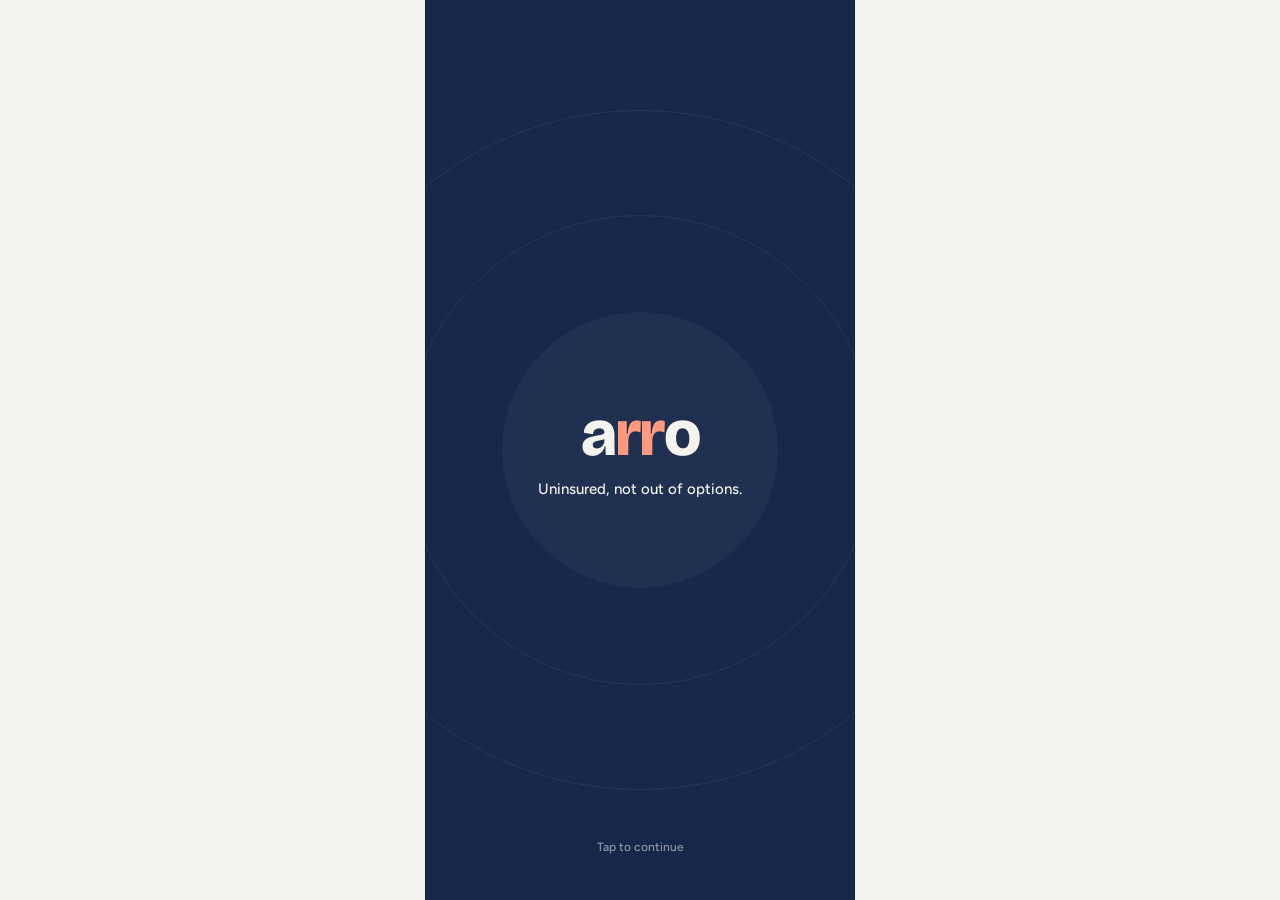
<file: index.html>
<!doctype html>
<html lang="en">
<head>
  <meta charset="utf-8">
  <meta name="viewport" content="width=device-width, initial-scale=1, viewport-fit=cover">
  <meta name="theme-color" content="#16284A">
  <title>Arro</title>
  <link rel="preconnect" href="https://fonts.googleapis.com">
  <link rel="preconnect" href="https://fonts.gstatic.com" crossorigin>
  <link href="https://fonts.googleapis.com/css2?family=Bricolage+Grotesque:opsz,wght@12..96,600;12..96,800&family=Figtree:wght@400;500;600&display=swap" rel="stylesheet">
  <link rel="stylesheet" href="styles.css">
</head>
<body>
  <main id="app" class="app">

    <!-- 1 · Splash -->
    <section class="screen splash" data-screen="splash" aria-label="Arro">
      <button class="splash-tap" data-go="welcome" aria-label="Tap to continue">
        <span class="splash-rings" aria-hidden="true"><i></i><i></i><i></i></span>
        <span class="splash-center">
          <span class="wordmark">a<span class="rr">rr</span>o</span>
          <span class="splash-tagline">Uninsured, not out of options.</span>
        </span>
        <span class="splash-hint">Tap to continue</span>
      </button>
    </section>

    <!-- 2 · Welcome -->
    <section class="screen welcome" data-screen="welcome" aria-label="Welcome">
      <div class="welcome-map" aria-hidden="true">
        <svg class="map-svg" viewBox="0 0 390 515" preserveAspectRatio="xMidYMid slice">
          <g fill="none" stroke="#E7E2D8" stroke-width="14">
            <path d="M110 -10 V530"/>
            <path d="M285 -10 C282 120, 290 220, 296 530"/>
            <path d="M-10 168 H400"/>
            <path d="M-10 325 C120 318, 260 315, 400 300"/>
          </g>
          <path class="route" d="M80 368 C110 340, 120 300, 150 270 S 240 240, 274 196" fill="none" stroke="#FF9A7F" stroke-width="5.5" stroke-linecap="round" stroke-dasharray="0 10"/>
          <circle cx="70" cy="378" r="12" fill="#FFFFFF" stroke="#16284A" stroke-width="4"/>
        </svg>
        <div class="float-card welcome-card">
          <span class="chip">Best match</span>
          <span class="welcome-card-type">Community health center</span>
          <span class="welcome-card-price">$0–30</span>
        </div>
        <div class="float-pill welcome-distance">
          <svg class="icon" viewBox="0 0 24 24"><path d="M12 21s-7-6.2-7-11.5A7 7 0 0 1 19 9.5C19 14.8 12 21 12 21Z"/><circle cx="12" cy="9.5" r="2.5"/></svg>
          4.2 mi away
        </div>
      </div>
      <button class="pill-light skip-pill" data-go="need">Skip</button>
      <div class="welcome-panel">
        <h1 class="welcome-title">Uninsured, not out of options.</h1>
        <p class="welcome-copy">Find affordable care near you and see what you'll likely pay before you walk in.</p>
        <div class="page-dots" aria-hidden="true"><i class="on"></i><i></i><i></i></div>
        <button class="btn btn-paper" data-go="need">
          Get started
          <svg class="icon" viewBox="0 0 24 24"><path d="M5 12h14M13 6l6 6-6 6"/></svg>
        </button>
      </div>
    </section>

    <!-- 3 · What do you need? -->
    <section class="screen onboard" data-screen="need" aria-label="What do you need help with?">
      <header class="onboard-top">
        <button class="back-btn" data-go="welcome" aria-label="Back">
          <svg class="icon" viewBox="0 0 24 24"><path d="M15 6l-6 6 6 6"/></svg>
        </button>
        <div class="progress" aria-hidden="true"><i class="on"></i><i></i></div>
        <span class="step">1 of 2</span>
      </header>
      <h1 class="title">What do you need help with?</h1>
      <p class="lede">Pick one or search. We'll match you with the most affordable places nearby.</p>

      <label class="search">
        <svg class="icon" viewBox="0 0 24 24"><circle cx="11" cy="11" r="6.5"/><path d="M20 20l-4.2-4.2"/></svg>
        <input id="need-search" type="search" placeholder="Search, e.g. X-ray, birth control" autocomplete="off">
      </label>

      <div class="options" role="radiogroup" aria-label="Type of care" id="need-options">
        <button class="option" role="radio" data-need="Teeth cleaning" data-keywords="dental dentist exam xray x-ray cleaning teeth">
          <span class="option-icon"><svg class="icon" viewBox="0 0 24 24"><path d="M7.5 4c-2.3 0-3.8 1.9-3.5 4.5.3 2.3 1.3 3.7 1.8 6 .5 2.5.9 5.5 2.2 5.5 1.6 0 1.5-5 4-5s2.4 5 4 5c1.3 0 1.7-3 2.2-5.5.5-2.3 1.5-3.7 1.8-6C20.3 5.9 18.8 4 16.5 4 14.6 4 13.7 5 12 5S9.4 4 7.5 4Z"/></svg></span>
          <span class="option-text"><span class="option-title">Teeth cleaning</span><span class="option-sub">Exam, cleaning, X-rays</span></span>
          <span class="radio" aria-hidden="true"><svg viewBox="0 0 24 24"><path d="M7 12.5l3.2 3.2L17 9"/></svg></span>
        </button>
        <button class="option" role="radio" data-need="Tooth pain" data-keywords="dental dentist toothache chipped broken tooth pain">
          <span class="option-icon"><svg class="icon" viewBox="0 0 24 24"><path d="M12 3v4M12 17v4M3 12h4M17 12h4M5.6 5.6l2.8 2.8M15.6 15.6l2.8 2.8M5.6 18.4l2.8-2.8M15.6 8.4l2.8-2.8"/></svg></span>
          <span class="option-text"><span class="option-title">Tooth pain</span><span class="option-sub">Toothache, chipped or broken tooth</span></span>
          <span class="radio" aria-hidden="true"><svg viewBox="0 0 24 24"><path d="M7 12.5l3.2 3.2L17 9"/></svg></span>
        </button>
        <button class="option" role="radio" data-need="Sick visit" data-keywords="cold flu fever sore throat cough sick doctor">
          <span class="option-icon"><svg class="icon" viewBox="0 0 24 24"><path d="M10 13.5V5a2 2 0 1 1 4 0v8.5a4 4 0 1 1-4 0Z"/><path d="M12 17v-4"/></svg></span>
          <span class="option-text"><span class="option-title">Sick visit</span><span class="option-sub">Cold, flu, fever, sore throat</span></span>
          <span class="radio" aria-hidden="true"><svg viewBox="0 0 24 24"><path d="M7 12.5l3.2 3.2L17 9"/></svg></span>
        </button>
        <button class="option" role="radio" data-need="Cut or injury" data-keywords="stitches sprain burn cut injury wound">
          <span class="option-icon"><svg class="icon" viewBox="0 0 24 24"><rect x="2.8" y="8.5" width="18.4" height="7" rx="3.5" transform="rotate(-45 12 12)"/><path d="M10.5 10.5l3 3"/></svg></span>
          <span class="option-text"><span class="option-title">Cut or injury</span><span class="option-sub">Stitches, sprains, burns</span></span>
          <span class="radio" aria-hidden="true"><svg viewBox="0 0 24 24"><path d="M7 12.5l3.2 3.2L17 9"/></svg></span>
        </button>
        <button class="option" role="radio" data-need="Lab test" data-keywords="bloodwork blood sti std strep test lab">
          <span class="option-icon"><svg class="icon" viewBox="0 0 24 24"><path d="M9.5 3.5h5M10 3.5v6L5 18.5A1.5 1.5 0 0 0 6.3 20.5h11.4a1.5 1.5 0 0 0 1.3-2L14 9.5v-6"/></svg></span>
          <span class="option-text"><span class="option-title">Lab test</span><span class="option-sub">Bloodwork, STI or strep test</span></span>
          <span class="radio" aria-hidden="true"><svg viewBox="0 0 24 24"><path d="M7 12.5l3.2 3.2L17 9"/></svg></span>
        </button>
        <button class="option" role="radio" data-need="Prescription" data-keywords="refill medication medicine prescription birth control pill">
          <span class="option-icon"><svg class="icon" viewBox="0 0 24 24"><rect x="2.5" y="8.5" width="19" height="7" rx="3.5" transform="rotate(-45 12 12)"/><path d="M9.5 9.5l5 5"/></svg></span>
          <span class="option-text"><span class="option-title">Prescription</span><span class="option-sub">Refill or new medication</span></span>
          <span class="radio" aria-hidden="true"><svg viewBox="0 0 24 24"><path d="M7 12.5l3.2 3.2L17 9"/></svg></span>
        </button>
        <p class="no-results" hidden>No match for that yet. Try a simpler word, like "dental" or "test".</p>
      </div>

      <div class="actions">
        <button class="btn btn-navy" id="need-continue" data-go="estimate">Continue</button>
        <button class="btn btn-soft" data-go="estimate" data-skip-need>Skip for now</button>
      </div>
      <a class="emergency" href="tel:911">
        <svg class="icon" viewBox="0 0 24 24"><circle cx="12" cy="12" r="9"/><path d="M12 7.5v5.5M12 16.3v.2"/></svg>
        <span><strong>Emergency?</strong> Call 911</span>
      </a>
    </section>

    <!-- 4 · Estimate your cost -->
    <section class="screen onboard" data-screen="estimate" aria-label="Let's estimate your cost">
      <header class="onboard-top">
        <button class="back-btn" data-go="need" aria-label="Back">
          <svg class="icon" viewBox="0 0 24 24"><path d="M15 6l-6 6 6 6"/></svg>
        </button>
        <div class="progress" aria-hidden="true"><i class="on"></i><i class="on"></i></div>
        <span class="step">2 of 2</span>
      </header>
      <h1 class="title">Let's estimate your cost</h1>
      <p class="lede">Many clinics charge based on income. This lets us show your real price, not the sticker price.</p>

      <p class="field-label" id="household-label">People in your household</p>
      <div class="segmented" role="radiogroup" aria-labelledby="household-label" id="household">
        <span class="seg-thumb" aria-hidden="true"></span>
        <button role="radio" data-value="1">1</button>
        <button role="radio" data-value="2">2</button>
        <button role="radio" data-value="3">3</button>
        <button role="radio" data-value="4+">4+</button>
      </div>

      <p class="field-label" id="income-label">Yearly household income</p>
      <div class="list-card" role="radiogroup" aria-labelledby="income-label" id="income">
        <button role="radio" class="list-row" data-value="under-20">Under $20,000<svg class="check" viewBox="0 0 24 24"><path d="M5.5 12.5l4 4L18.5 7.5"/></svg></button>
        <button role="radio" class="list-row" data-value="20-35">$20,000 – $35,000<svg class="check" viewBox="0 0 24 24"><path d="M5.5 12.5l4 4L18.5 7.5"/></svg></button>
        <button role="radio" class="list-row" data-value="35-55">$35,000 – $55,000<svg class="check" viewBox="0 0 24 24"><path d="M5.5 12.5l4 4L18.5 7.5"/></svg></button>
        <button role="radio" class="list-row" data-value="over-55">Over $55,000<svg class="check" viewBox="0 0 24 24"><path d="M5.5 12.5l4 4L18.5 7.5"/></svg></button>
        <button role="radio" class="list-row" data-value="no-say">Prefer not to say<svg class="check" viewBox="0 0 24 24"><path d="M5.5 12.5l4 4L18.5 7.5"/></svg></button>
      </div>

      <label class="toggle-card">
        <span class="toggle-icon"><svg viewBox="0 0 24 24"><path d="M19.5 4.5 4.5 11l6.5 2.5 2.5 6.5Z"/></svg></span>
        <span class="toggle-text">Use my location</span>
        <input type="checkbox" id="use-location" class="switch" role="switch">
      </label>

      <p class="privacy">
        <svg class="icon" viewBox="0 0 24 24"><rect x="5" y="10.5" width="14" height="10" rx="2.5"/><path d="M8.5 10.5V7.5a3.5 3.5 0 0 1 7 0v3"/></svg>
        Stays on your phone. Never shared with clinics.
      </p>

      <div class="actions">
        <button class="btn btn-navy" data-go="discover">
          Show my matches
          <svg class="icon coral" viewBox="0 0 24 24"><path d="M6 7l5 5-5 5M13 7l5 5-5 5"/></svg>
        </button>
      </div>
    </section>

    <!-- 5 · Discover -->
    <section class="screen tabbed discover" data-screen="discover" aria-label="Discover">
      <header class="disc-top">
        <button class="disc-search" data-go="need" aria-label="Change what you need">
          <svg class="icon"><use href="#i-search"/></svg>
          <span class="disc-search-text"><span class="disc-need" id="disc-need">Teeth cleaning</span><span class="disc-count" id="disc-count">3 matches near you</span></span>
        </button>
        <button class="round-btn" id="view-toggle" aria-label="Show as list" aria-pressed="false">
          <svg class="icon icon-list"><use href="#i-list"/></svg>
          <svg class="icon icon-cards"><use href="#i-cards"/></svg>
        </button>
        <button class="round-btn" data-go="saved" aria-label="Saved places">
          <svg class="icon"><use href="#i-heart"/></svg>
          <span class="badge" id="saved-badge" hidden>0</span>
        </button>
      </header>
      <div class="filters" role="radiogroup" aria-label="Sort matches" id="filters">
        <button role="radio" data-sort="best">Best match</button>
        <button role="radio" data-sort="cost">Lowest cost</button>
        <button role="radio" data-sort="close">Closest</button>
        <button role="radio" data-sort="open">Open now</button>
      </div>

      <div class="deck-wrap" id="deck-wrap">
        <div class="deck" id="deck"></div>
        <div class="deck-actions">
          <button class="act act-skip" id="act-skip" aria-label="Skip"><svg class="icon"><use href="#i-x"/></svg></button>
          <button class="act act-save" id="act-save" aria-label="Save"><svg class="icon fill"><use href="#i-heart-fill"/></svg></button>
          <button class="act act-open" id="act-open" aria-label="View details"><svg class="icon coral"><use href="#i-chevrons"/></svg></button>
        </div>
        <p class="deck-hint">Swipe left to skip · right for details</p>
      </div>

      <div class="match-list" id="match-list" hidden></div>
    </section>

    <!-- 6 · Place details -->
    <section class="screen place" data-screen="place" aria-label="Place details">
      <div class="place-map" aria-hidden="true">
        <svg viewBox="0 0 390 300" preserveAspectRatio="xMidYMid slice">
          <rect width="390" height="300" fill="var(--map)"/>
          <g fill="none" stroke="var(--paper)" stroke-width="13">
            <path d="M112 -10 V310"/>
            <path d="M285 -10 C288 100, 296 200, 300 310"/>
            <path d="M-10 102 H400"/>
            <path d="M-10 238 C120 232, 260 226, 400 218"/>
          </g>
          <path d="M64 268 C120 220, 150 200, 200 175 S 250 140, 268 110" fill="none" stroke="var(--coral)" stroke-width="5.5" stroke-linecap="round" stroke-dasharray="0 10"/>
          <circle cx="62" cy="268" r="10" fill="var(--card)" stroke="var(--navy)" stroke-width="4"/>
          <circle cx="268" cy="108" r="24" fill="var(--navy)"/>
          <circle cx="268" cy="108" r="8" fill="var(--coral)"/>
        </svg>
      </div>
      <div class="place-top">
        <button class="round-btn" data-back aria-label="Back"><svg class="icon"><use href="#i-back"/></svg></button>
        <span class="place-top-right">
          <button class="round-btn" data-toast="Sharing comes later. This is a prototype." aria-label="Share"><svg class="icon"><use href="#i-share"/></svg></button>
          <button class="round-btn save-btn" id="place-save" aria-label="Save" aria-pressed="false"><svg class="icon fill"><use href="#i-heart-fill"/></svg></button>
        </span>
      </div>
      <div class="sheet" id="place-sheet"></div>
    </section>

    <!-- Saved -->
    <section class="screen tabbed page" data-screen="saved" aria-label="Saved">
      <h1 class="title">Saved</h1>
      <p class="lede">Places you saved, in ranked order. Side-by-side compare is coming later.</p>
      <div class="match-list" id="saved-list"></div>
    </section>

    <!-- Know your rights -->
    <section class="screen tabbed page" data-screen="rights" aria-label="Know your rights">
      <h1 class="title">Know your rights</h1>
      <p class="lede">If you don't have insurance, you have the right to know what care will cost before you get it.</p>
      <div class="rights-card">
        <span class="rights-icon"><svg class="icon"><use href="#i-shield"/></svg></span>
        <h2 class="h2">Get a Good Faith Estimate</h2>
        <p>Under the No Surprises Act, if you're uninsured or paying yourself, providers must give you a written estimate when you book at least 3 business days ahead. You can also ask for one any time you're shopping around.</p>
      </div>
      <div class="list-card rights-list">
        <div class="list-row"><svg class="check on"><use href="#i-check"/></svg><span>Ask for it in writing before your visit.</span></div>
        <div class="list-row"><svg class="check on"><use href="#i-check"/></svg><span>Keep it. Compare it to your final bill.</span></div>
        <div class="list-row"><svg class="check on"><use href="#i-check"/></svg><span>If your bill is $400 or more over the estimate, you can dispute it.</span></div>
      </div>
      <p class="fine">Prices in Arro are estimates, not quotes. A written Good Faith Estimate is the way to lock in your price.</p>
    </section>

    <!-- Profile -->
    <section class="screen tabbed page" data-screen="profile" aria-label="Profile">
      <h1 class="title">Profile</h1>
      <p class="lede">What you told us. It stays on this phone and is never shared with clinics.</p>
      <div class="list-card summary" id="summary"></div>
      <div class="actions">
        <button class="btn btn-navy" data-go="need">Edit my answers</button>
        <button class="btn btn-soft" id="clear-info">Clear my info</button>
      </div>
    </section>

    <!-- Floating tab bar -->
    <nav class="tabbar" id="tabbar" aria-label="Main" hidden>
      <button data-go="discover" data-tab="discover"><svg class="icon"><use href="#i-compass"/></svg><span>Discover</span></button>
      <button data-go="saved" data-tab="saved"><svg class="icon"><use href="#i-heart"/></svg><span>Saved</span></button>
      <button data-go="rights" data-tab="rights"><svg class="icon"><use href="#i-shield"/></svg><span>Know your rights</span></button>
      <button data-go="profile" data-tab="profile"><svg class="icon"><use href="#i-user"/></svg><span>Profile</span></button>
    </nav>

    <div class="toast" id="toast" role="status" aria-live="polite"></div>

    <!-- Line icons, 2px stroke -->
    <svg width="0" height="0" style="position:absolute" aria-hidden="true">
      <symbol id="i-search" viewBox="0 0 24 24"><circle cx="11" cy="11" r="6.5"/><path d="M20 20l-4.2-4.2"/></symbol>
      <symbol id="i-list" viewBox="0 0 24 24"><path d="M9 6.5h11M9 12h11M9 17.5h11"/><circle cx="4.5" cy="6.5" r=".6"/><circle cx="4.5" cy="12" r=".6"/><circle cx="4.5" cy="17.5" r=".6"/></symbol>
      <symbol id="i-cards" viewBox="0 0 24 24"><rect x="5" y="4" width="14" height="16" rx="3"/></symbol>
      <symbol id="i-heart" viewBox="0 0 24 24"><path d="M12 20s-7.5-4.6-7.5-10.2A4.3 4.3 0 0 1 12 7.2a4.3 4.3 0 0 1 7.5 2.6C19.5 15.4 12 20 12 20Z"/></symbol>
      <symbol id="i-heart-fill" viewBox="0 0 24 24"><path d="M12 19.5s-7-4.3-7-9.6A4 4 0 0 1 12 7.6a4 4 0 0 1 7 2.3c0 5.3-7 9.6-7 9.6Z"/></symbol>
      <symbol id="i-x" viewBox="0 0 24 24"><path d="M6.5 6.5l11 11M17.5 6.5l-11 11"/></symbol>
      <symbol id="i-chevrons" viewBox="0 0 24 24"><path d="M6 7l5 5-5 5M13 7l5 5-5 5"/></symbol>
      <symbol id="i-compass" viewBox="0 0 24 24"><circle cx="12" cy="12" r="9"/><path d="M15.5 8.5l-2 5-5 2 2-5Z"/></symbol>
      <symbol id="i-shield" viewBox="0 0 24 24"><path d="M12 3.5l7 2.6v5.4c0 4.4-3 7.7-7 9-4-1.3-7-4.6-7-9V6.1Z"/></symbol>
      <symbol id="i-user" viewBox="0 0 24 24"><circle cx="12" cy="8.5" r="3.8"/><path d="M4.8 20c.8-3.6 3.7-5.5 7.2-5.5s6.4 1.9 7.2 5.5"/></symbol>
      <symbol id="i-back" viewBox="0 0 24 24"><path d="M15 6l-6 6 6 6"/></symbol>
      <symbol id="i-share" viewBox="0 0 24 24"><path d="M12 15V3.5M8 7.5l4-4 4 4M5.5 12v6.5a2 2 0 0 0 2 2h9a2 2 0 0 0 2-2V12"/></symbol>
      <symbol id="i-phone" viewBox="0 0 24 24"><path d="M5 4h3.5l1.8 4.5-2.3 1.4a11 11 0 0 0 6.1 6.1l1.4-2.3L20 15.5V19a1.5 1.5 0 0 1-1.6 1.5C10.6 20 4 13.4 3.5 5.6A1.5 1.5 0 0 1 5 4Z"/></symbol>
      <symbol id="i-nav" viewBox="0 0 24 24"><path d="M20 4 4 10.5l7 2.5 2.5 7Z"/></symbol>
      <symbol id="i-globe" viewBox="0 0 24 24"><circle cx="12" cy="12" r="8.5"/><path d="M3.5 12h17M12 3.5c2.4 2.4 3.5 5.3 3.5 8.5s-1.1 6.1-3.5 8.5c-2.4-2.4-3.5-5.3-3.5-8.5s1.1-6.1 3.5-8.5Z"/></symbol>
      <symbol id="i-cal" viewBox="0 0 24 24"><rect x="4" y="5.5" width="16" height="14.5" rx="2.5"/><path d="M4 10h16M8.5 3.5v4M15.5 3.5v4"/></symbol>
      <symbol id="i-check" viewBox="0 0 24 24"><path d="M5.5 12.5l4 4L18.5 7.5"/></symbol>
      <symbol id="i-chev" viewBox="0 0 24 24"><path d="M9.5 6l6 6-6 6"/></symbol>
      <symbol id="i-redo" viewBox="0 0 24 24"><path d="M4.5 12a7.5 7.5 0 1 0 2.2-5.3L4.5 9"/><path d="M4.5 4.5V9H9"/></symbol>
    </svg>

  </main>
  <script src="app.js"></script>
</body>
</html>
</file>
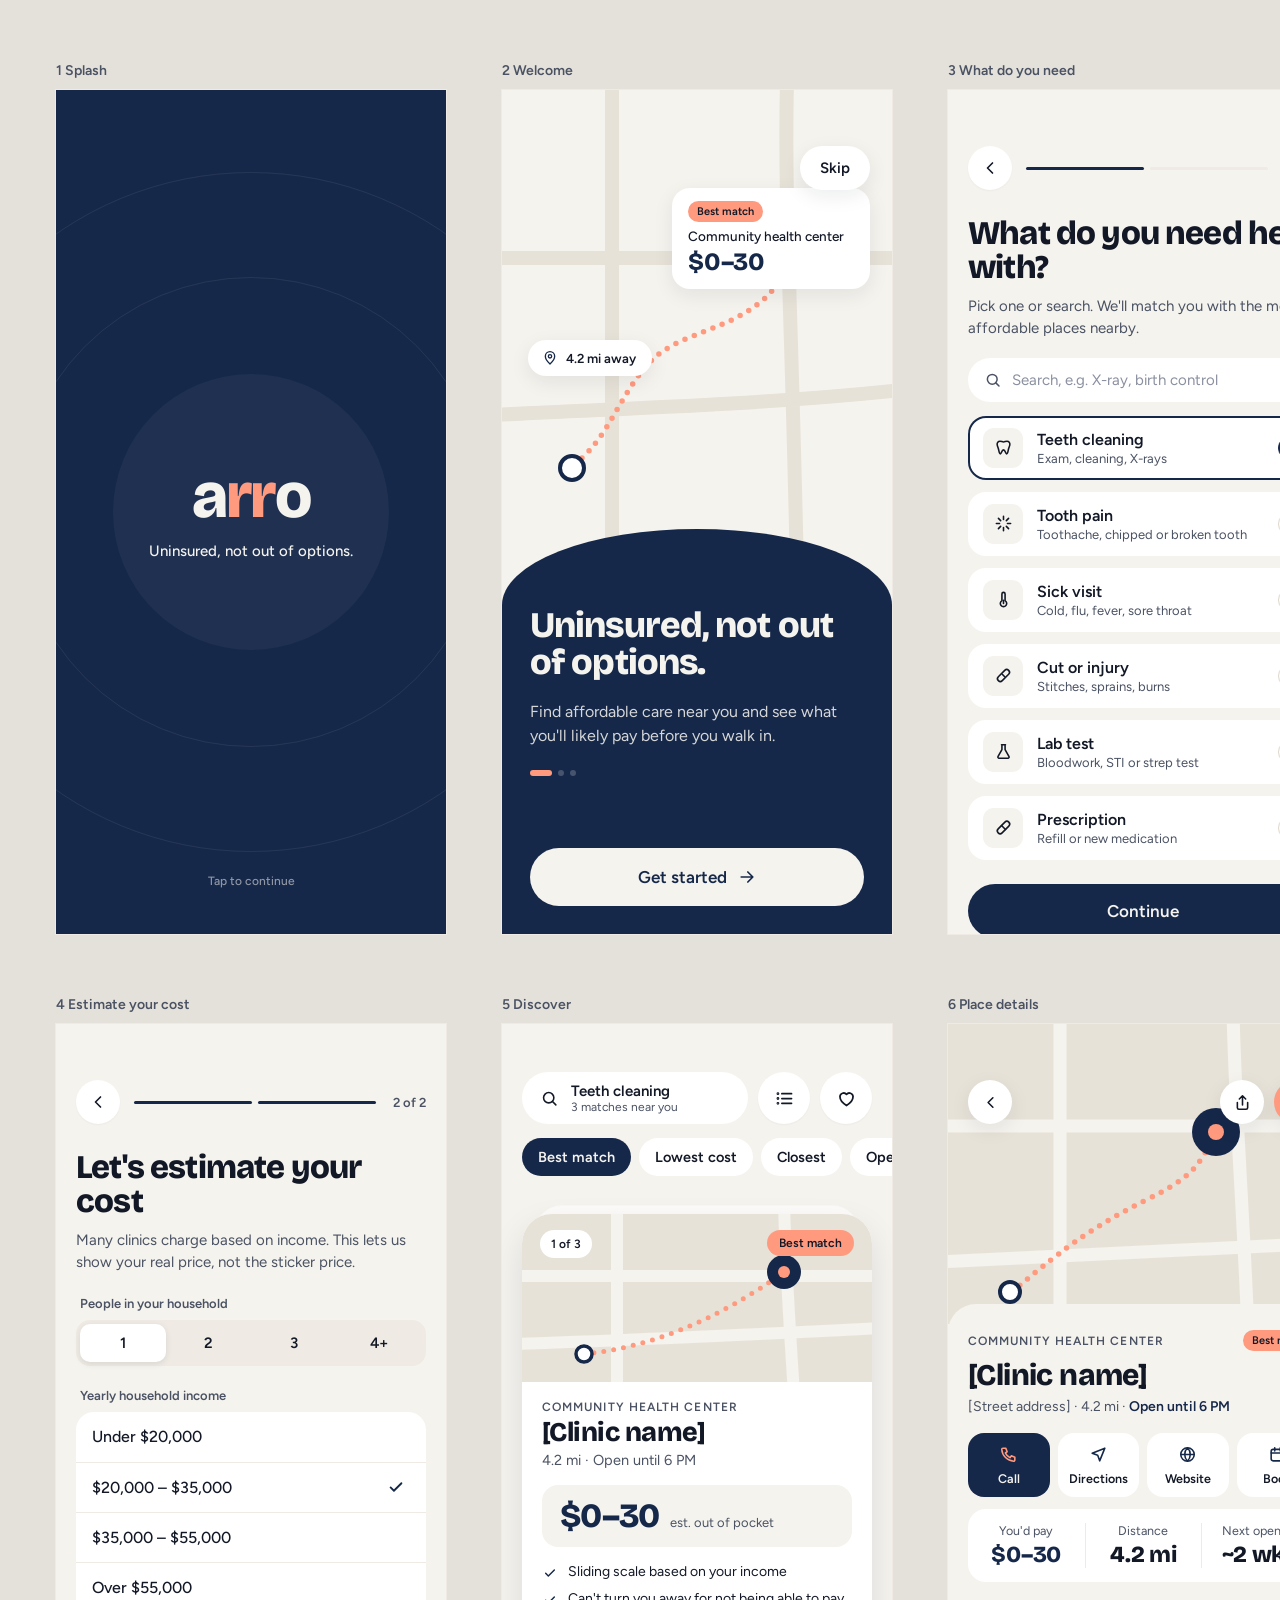
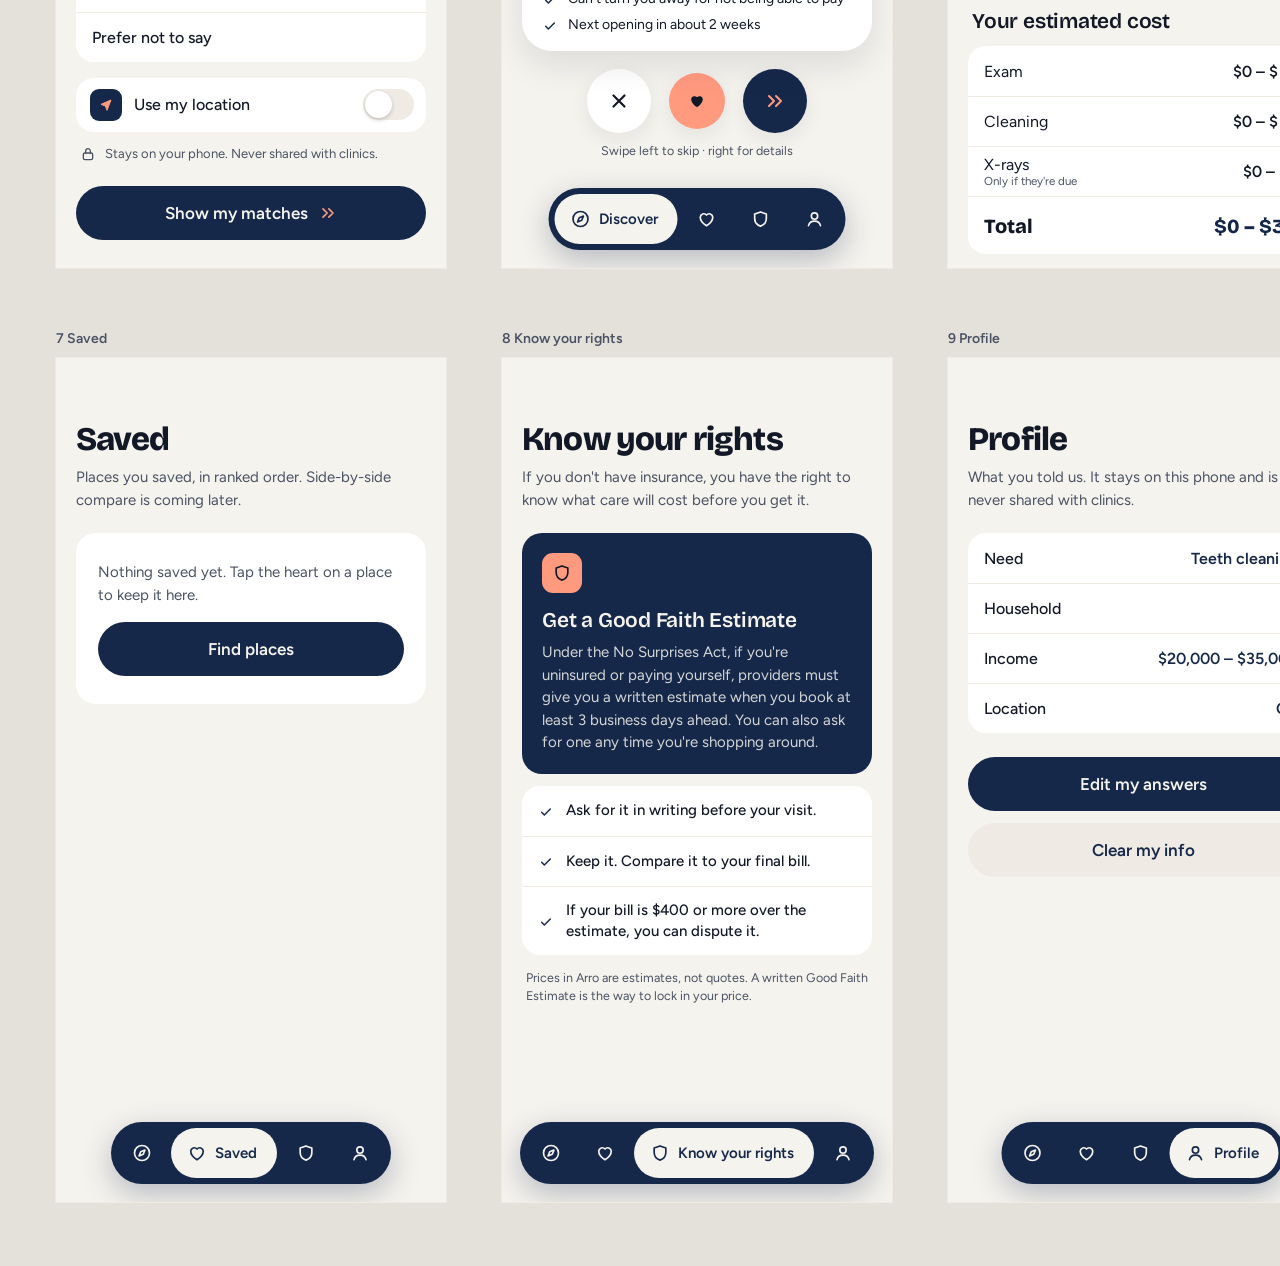
<file: figma.html>
<!doctype html>
<html lang="en">
<head>
  <meta charset="utf-8">
  <meta name="viewport" content="width=device-width, initial-scale=1, viewport-fit=cover">
  <meta name="theme-color" content="#16284A">
  <title>Arro · all screens for Figma</title>
  <link rel="preconnect" href="https://fonts.googleapis.com">
  <link rel="preconnect" href="https://fonts.gstatic.com" crossorigin>
  <link href="https://fonts.googleapis.com/css2?family=Bricolage+Grotesque:opsz,wght@12..96,600;12..96,800&family=Figtree:wght@400;500;600&display=swap" rel="stylesheet">
  <link rel="stylesheet" href="styles.css">
  <style>
    /* Lay every screen out as a fixed-size phone frame, side by side. */
    body { background: #E4E1DA; margin: 0; }
    /* Three across fits the plugin's 1440px desktop width. */
    .board { display: grid; grid-template-columns: repeat(3, 390px); gap: 64px 56px; padding: 64px 56px; width: max-content; }
    .frame { margin: 0; }
    .frame figcaption { font: 600 14px/1 Figtree, sans-serif; color: #4A5263; margin-bottom: 12px; }
    .frame .app { width: 390px; max-width: none; height: 844px; min-height: 0; margin: 0; overflow: hidden; transform: translateZ(0); }
    .frame .screen { min-height: 844px; animation: none; }
    .frame .discover { height: 844px; min-height: 0; }
    .frame .tabbar, .frame .place-top { position: absolute; }
    .frame * { animation: none !important; transition: none !important; }
  </style>
</head>
<body>
  <div class="board">
<figure class="frame"><figcaption>1 Splash</figcaption><main class="app" data-name="1 Splash"><section class="screen splash active" data-screen="splash" aria-label="Arro">
      <button class="splash-tap" data-go="welcome" aria-label="Tap to continue">
        <span class="splash-rings" aria-hidden="true"><i></i><i></i><i></i></span>
        <span class="splash-center">
          <span class="wordmark">a<span class="rr">rr</span>o</span>
          <span class="splash-tagline">Uninsured, not out of options.</span>
        </span>
        <span class="splash-hint">Tap to continue</span>
      </button>
    </section></main></figure>
<figure class="frame"><figcaption>2 Welcome</figcaption><main class="app" data-name="2 Welcome"><section class="screen welcome active" data-screen="welcome" aria-label="Welcome">
      <div class="welcome-map" aria-hidden="true">
        <svg class="map-svg" viewBox="0 0 390 515" preserveAspectRatio="xMidYMid slice">
          <g fill="none" stroke="#E7E2D8" stroke-width="14">
            <path d="M110 -10 V530"></path>
            <path d="M285 -10 C282 120, 290 220, 296 530"></path>
            <path d="M-10 168 H400"></path>
            <path d="M-10 325 C120 318, 260 315, 400 300"></path>
          </g>
          <path class="route" d="M80 368 C110 340, 120 300, 150 270 S 240 240, 274 196" fill="none" stroke="#FF9A7F" stroke-width="5.5" stroke-linecap="round" stroke-dasharray="0 10"></path>
          <circle cx="70" cy="378" r="12" fill="#FFFFFF" stroke="#16284A" stroke-width="4"></circle>
        </svg>
        <div class="float-card welcome-card">
          <span class="chip">Best match</span>
          <span class="welcome-card-type">Community health center</span>
          <span class="welcome-card-price">$0–30</span>
        </div>
        <div class="float-pill welcome-distance">
          <svg class="icon" viewBox="0 0 24 24"><path d="M12 21s-7-6.2-7-11.5A7 7 0 0 1 19 9.5C19 14.8 12 21 12 21Z"></path><circle cx="12" cy="9.5" r="2.5"></circle></svg>
          4.2 mi away
        </div>
      </div>
      <button class="pill-light skip-pill" data-go="need">Skip</button>
      <div class="welcome-panel">
        <h1 class="welcome-title">Uninsured, not out of options.</h1>
        <p class="welcome-copy">Find affordable care near you and see what you'll likely pay before you walk in.</p>
        <div class="page-dots" aria-hidden="true"><i class="on"></i><i></i><i></i></div>
        <button class="btn btn-paper" data-go="need">
          Get started
          <svg class="icon" viewBox="0 0 24 24"><path d="M5 12h14M13 6l6 6-6 6"></path></svg>
        </button>
      </div>
    </section></main></figure>
<figure class="frame"><figcaption>3 What do you need</figcaption><main class="app" data-name="3 What do you need"><section class="screen onboard active" data-screen="need" aria-label="What do you need help with?">
      <header class="onboard-top">
        <button class="back-btn" data-go="welcome" aria-label="Back">
          <svg class="icon" viewBox="0 0 24 24"><path d="M15 6l-6 6 6 6"></path></svg>
        </button>
        <div class="progress" aria-hidden="true"><i class="on"></i><i></i></div>
        <span class="step">1 of 2</span>
      </header>
      <h1 class="title">What do you need help with?</h1>
      <p class="lede">Pick one or search. We'll match you with the most affordable places nearby.</p>

      <label class="search">
        <svg class="icon" viewBox="0 0 24 24"><circle cx="11" cy="11" r="6.5"></circle><path d="M20 20l-4.2-4.2"></path></svg>
        <input id="need-search" type="search" placeholder="Search, e.g. X-ray, birth control" autocomplete="off">
      </label>

      <div class="options" role="radiogroup" aria-label="Type of care" id="need-options">
        <button class="option" role="radio" data-need="Teeth cleaning" data-keywords="dental dentist exam xray x-ray cleaning teeth" aria-checked="true">
          <span class="option-icon"><svg class="icon" viewBox="0 0 24 24"><path d="M7.5 4c-2.3 0-3.8 1.9-3.5 4.5.3 2.3 1.3 3.7 1.8 6 .5 2.5.9 5.5 2.2 5.5 1.6 0 1.5-5 4-5s2.4 5 4 5c1.3 0 1.7-3 2.2-5.5.5-2.3 1.5-3.7 1.8-6C20.3 5.9 18.8 4 16.5 4 14.6 4 13.7 5 12 5S9.4 4 7.5 4Z"></path></svg></span>
          <span class="option-text"><span class="option-title">Teeth cleaning</span><span class="option-sub">Exam, cleaning, X-rays</span></span>
          <span class="radio" aria-hidden="true"><svg viewBox="0 0 24 24"><path d="M7 12.5l3.2 3.2L17 9"></path></svg></span>
        </button>
        <button class="option" role="radio" data-need="Tooth pain" data-keywords="dental dentist toothache chipped broken tooth pain" aria-checked="false">
          <span class="option-icon"><svg class="icon" viewBox="0 0 24 24"><path d="M12 3v4M12 17v4M3 12h4M17 12h4M5.6 5.6l2.8 2.8M15.6 15.6l2.8 2.8M5.6 18.4l2.8-2.8M15.6 8.4l2.8-2.8"></path></svg></span>
          <span class="option-text"><span class="option-title">Tooth pain</span><span class="option-sub">Toothache, chipped or broken tooth</span></span>
          <span class="radio" aria-hidden="true"><svg viewBox="0 0 24 24"><path d="M7 12.5l3.2 3.2L17 9"></path></svg></span>
        </button>
        <button class="option" role="radio" data-need="Sick visit" data-keywords="cold flu fever sore throat cough sick doctor" aria-checked="false">
          <span class="option-icon"><svg class="icon" viewBox="0 0 24 24"><path d="M10 13.5V5a2 2 0 1 1 4 0v8.5a4 4 0 1 1-4 0Z"></path><path d="M12 17v-4"></path></svg></span>
          <span class="option-text"><span class="option-title">Sick visit</span><span class="option-sub">Cold, flu, fever, sore throat</span></span>
          <span class="radio" aria-hidden="true"><svg viewBox="0 0 24 24"><path d="M7 12.5l3.2 3.2L17 9"></path></svg></span>
        </button>
        <button class="option" role="radio" data-need="Cut or injury" data-keywords="stitches sprain burn cut injury wound" aria-checked="false">
          <span class="option-icon"><svg class="icon" viewBox="0 0 24 24"><rect x="2.8" y="8.5" width="18.4" height="7" rx="3.5" transform="rotate(-45 12 12)"></rect><path d="M10.5 10.5l3 3"></path></svg></span>
          <span class="option-text"><span class="option-title">Cut or injury</span><span class="option-sub">Stitches, sprains, burns</span></span>
          <span class="radio" aria-hidden="true"><svg viewBox="0 0 24 24"><path d="M7 12.5l3.2 3.2L17 9"></path></svg></span>
        </button>
        <button class="option" role="radio" data-need="Lab test" data-keywords="bloodwork blood sti std strep test lab" aria-checked="false">
          <span class="option-icon"><svg class="icon" viewBox="0 0 24 24"><path d="M9.5 3.5h5M10 3.5v6L5 18.5A1.5 1.5 0 0 0 6.3 20.5h11.4a1.5 1.5 0 0 0 1.3-2L14 9.5v-6"></path></svg></span>
          <span class="option-text"><span class="option-title">Lab test</span><span class="option-sub">Bloodwork, STI or strep test</span></span>
          <span class="radio" aria-hidden="true"><svg viewBox="0 0 24 24"><path d="M7 12.5l3.2 3.2L17 9"></path></svg></span>
        </button>
        <button class="option" role="radio" data-need="Prescription" data-keywords="refill medication medicine prescription birth control pill" aria-checked="false">
          <span class="option-icon"><svg class="icon" viewBox="0 0 24 24"><rect x="2.5" y="8.5" width="19" height="7" rx="3.5" transform="rotate(-45 12 12)"></rect><path d="M9.5 9.5l5 5"></path></svg></span>
          <span class="option-text"><span class="option-title">Prescription</span><span class="option-sub">Refill or new medication</span></span>
          <span class="radio" aria-hidden="true"><svg viewBox="0 0 24 24"><path d="M7 12.5l3.2 3.2L17 9"></path></svg></span>
        </button>
        
      </div>

      <div class="actions">
        <button class="btn btn-navy" id="need-continue" data-go="estimate">Continue</button>
        <button class="btn btn-soft" data-go="estimate" data-skip-need="">Skip for now</button>
      </div>
      <a class="emergency" href="tel:911">
        <svg class="icon" viewBox="0 0 24 24"><circle cx="12" cy="12" r="9"></circle><path d="M12 7.5v5.5M12 16.3v.2"></path></svg>
        <span><strong>Emergency?</strong> Call 911</span>
      </a>
    </section></main></figure>
<figure class="frame"><figcaption>4 Estimate your cost</figcaption><main class="app" data-name="4 Estimate your cost"><section class="screen onboard active" data-screen="estimate" aria-label="Let's estimate your cost">
      <header class="onboard-top">
        <button class="back-btn" data-go="need" aria-label="Back">
          <svg class="icon" viewBox="0 0 24 24"><path d="M15 6l-6 6 6 6"></path></svg>
        </button>
        <div class="progress" aria-hidden="true"><i class="on"></i><i class="on"></i></div>
        <span class="step">2 of 2</span>
      </header>
      <h1 class="title">Let's estimate your cost</h1>
      <p class="lede">Many clinics charge based on income. This lets us show your real price, not the sticker price.</p>

      <p class="field-label" id="household-label">People in your household</p>
      <div class="segmented" role="radiogroup" aria-labelledby="household-label" id="household">
        <span class="seg-thumb" aria-hidden="true" style="transform: translateX(0%);"></span>
        <button role="radio" data-value="1" aria-checked="true">1</button>
        <button role="radio" data-value="2" aria-checked="false">2</button>
        <button role="radio" data-value="3" aria-checked="false">3</button>
        <button role="radio" data-value="4+" aria-checked="false">4+</button>
      </div>

      <p class="field-label" id="income-label">Yearly household income</p>
      <div class="list-card" role="radiogroup" aria-labelledby="income-label" id="income">
        <button role="radio" class="list-row" data-value="under-20" aria-checked="false">Under $20,000<svg class="check" viewBox="0 0 24 24"><path d="M5.5 12.5l4 4L18.5 7.5"></path></svg></button>
        <button role="radio" class="list-row" data-value="20-35" aria-checked="true">$20,000 – $35,000<svg class="check" viewBox="0 0 24 24"><path d="M5.5 12.5l4 4L18.5 7.5"></path></svg></button>
        <button role="radio" class="list-row" data-value="35-55" aria-checked="false">$35,000 – $55,000<svg class="check" viewBox="0 0 24 24"><path d="M5.5 12.5l4 4L18.5 7.5"></path></svg></button>
        <button role="radio" class="list-row" data-value="over-55" aria-checked="false">Over $55,000<svg class="check" viewBox="0 0 24 24"><path d="M5.5 12.5l4 4L18.5 7.5"></path></svg></button>
        <button role="radio" class="list-row" data-value="no-say" aria-checked="false">Prefer not to say<svg class="check" viewBox="0 0 24 24"><path d="M5.5 12.5l4 4L18.5 7.5"></path></svg></button>
      </div>

      <label class="toggle-card">
        <span class="toggle-icon"><svg viewBox="0 0 24 24"><path d="M19.5 4.5 4.5 11l6.5 2.5 2.5 6.5Z"></path></svg></span>
        <span class="toggle-text">Use my location</span>
        <input type="checkbox" id="use-location" class="switch" role="switch">
      </label>

      <p class="privacy">
        <svg class="icon" viewBox="0 0 24 24"><rect x="5" y="10.5" width="14" height="10" rx="2.5"></rect><path d="M8.5 10.5V7.5a3.5 3.5 0 0 1 7 0v3"></path></svg>
        Stays on your phone. Never shared with clinics.
      </p>

      <div class="actions">
        <button class="btn btn-navy" data-go="discover">
          Show my matches
          <svg class="icon coral" viewBox="0 0 24 24"><path d="M6 7l5 5-5 5M13 7l5 5-5 5"></path></svg>
        </button>
      </div>
    </section></main></figure>
<figure class="frame"><figcaption>5 Discover</figcaption><main class="app" data-name="5 Discover"><section class="screen tabbed discover active" data-screen="discover" aria-label="Discover">
      <header class="disc-top">
        <button class="disc-search" data-go="need" aria-label="Change what you need">
          <svg class="icon" viewBox="0 0 24 24"><circle cx="11" cy="11" r="6.5"></circle><path d="M20 20l-4.2-4.2"></path></svg>
          <span class="disc-search-text"><span class="disc-need" id="disc-need">Teeth cleaning</span><span class="disc-count" id="disc-count">3 matches near you</span></span>
        </button>
        <button class="round-btn" id="view-toggle" aria-label="Show as list" aria-pressed="false">
          <svg class="icon icon-list" viewBox="0 0 24 24"><path d="M9 6.5h11M9 12h11M9 17.5h11"></path><circle cx="4.5" cy="6.5" r=".6"></circle><circle cx="4.5" cy="12" r=".6"></circle><circle cx="4.5" cy="17.5" r=".6"></circle></svg>
          
        </button>
        <button class="round-btn" data-go="saved" aria-label="Saved places">
          <svg class="icon" viewBox="0 0 24 24"><path d="M12 20s-7.5-4.6-7.5-10.2A4.3 4.3 0 0 1 12 7.2a4.3 4.3 0 0 1 7.5 2.6C19.5 15.4 12 20 12 20Z"></path></svg>
          
        </button>
      </header>
      <div class="filters" role="radiogroup" aria-label="Sort matches" id="filters">
        <button role="radio" data-sort="best" aria-checked="true">Best match</button>
        <button role="radio" data-sort="cost" aria-checked="false">Lowest cost</button>
        <button role="radio" data-sort="close" aria-checked="false">Closest</button>
        <button role="radio" data-sort="open" aria-checked="false">Open now</button>
      </div>

      <div class="deck-wrap" id="deck-wrap">
        <div class="deck" id="deck"><article class="card" data-id="1" aria-label="Community health center, [Clinic name], $0–30 estimated" aria-hidden="false" style="z-index: 4; opacity: 1;">
    <div class="card-map"><svg viewBox="0 0 350 168" preserveAspectRatio="xMidYMid slice" aria-hidden="true">
    <rect width="350" height="168" fill="var(--map)"></rect>
    <g fill="none" stroke="var(--paper)" stroke-width="12">
      <path d="M95 -10 V180"></path><path d="M262 -10 C264 60, 268 120, 272 180"></path>
      <path d="M-10 62 H360"></path><path d="M-10 130 C110 126, 240 120, 360 114"></path>
    </g>
    <path d="M62 140 Q 162 130 262 58" fill="none" stroke="var(--coral)" stroke-width="5" stroke-linecap="round" stroke-dasharray="0 10"></path>
    <circle cx="62" cy="140" r="8" fill="var(--card)" stroke="var(--navy)" stroke-width="3.5"></circle>
    <circle cx="262" cy="58" r="17" fill="var(--navy)"></circle><circle cx="262" cy="58" r="6" fill="var(--coral)"></circle>
  </svg>
      <span class="rank-chip">1 of 3</span>
      <span class="chip">Best match</span>
    </div>
    <div class="card-body">
      <span class="eyebrow">Community health center</span>
      <h2 class="card-name">[Clinic name]</h2>
      <span class="card-meta">4.2 mi · Open until 6 PM</span>
      <div class="price-box"><span class="price">$0–30</span><span class="price-note">est. out of pocket</span></div>
      <ul class="facts"><li><svg class="" viewBox="0 0 24 24"><path d="M5.5 12.5l4 4L18.5 7.5"></path></svg>Sliding scale based on your income</li><li><svg class="" viewBox="0 0 24 24"><path d="M5.5 12.5l4 4L18.5 7.5"></path></svg>Can't turn you away for not being able to pay</li><li><svg class="" viewBox="0 0 24 24"><path d="M5.5 12.5l4 4L18.5 7.5"></path></svg>Next opening in about 2 weeks</li></ul>
    </div>
    <span class="swipe-label skip" style="opacity: 0;">Skip</span>
    <span class="swipe-label open" style="opacity: 0;">Details</span>
  </article><article class="card behind" data-id="2" aria-label="Dental school clinic, [School name] Dental Clinic, $40–90 estimated" aria-hidden="true" style="z-index: 3;">
    <div class="card-map"><svg viewBox="0 0 350 168" preserveAspectRatio="xMidYMid slice" aria-hidden="true">
    <rect width="350" height="168" fill="var(--map)"></rect>
    <g fill="none" stroke="var(--paper)" stroke-width="12">
      <path d="M95 -10 V180"></path><path d="M262 -10 C264 60, 268 120, 272 180"></path>
      <path d="M-10 62 H360"></path><path d="M-10 130 C110 126, 240 120, 360 114"></path>
    </g>
    <path d="M50 120 Q 175 110 300 70" fill="none" stroke="var(--coral)" stroke-width="5" stroke-linecap="round" stroke-dasharray="0 10"></path>
    <circle cx="50" cy="120" r="8" fill="var(--card)" stroke="var(--navy)" stroke-width="3.5"></circle>
    <circle cx="300" cy="70" r="17" fill="var(--navy)"></circle><circle cx="300" cy="70" r="6" fill="var(--coral)"></circle>
  </svg>
      <span class="rank-chip">2 of 3</span>
      <span class="chip">Low cost</span>
    </div>
    <div class="card-body">
      <span class="eyebrow">Dental school clinic</span>
      <h2 class="card-name">[School name] Dental Clinic</h2>
      <span class="card-meta">11 mi · Open until 5 PM</span>
      <div class="price-box"><span class="price">$40–90</span><span class="price-note">est. out of pocket</span></div>
      <ul class="facts"><li><svg class="" viewBox="0 0 24 24"><path d="M5.5 12.5l4 4L18.5 7.5"></path></svg>Students supervised by licensed dentists</li><li><svg class="" viewBox="0 0 24 24"><path d="M5.5 12.5l4 4L18.5 7.5"></path></svg>Visits take 2–3 hours</li><li><svg class="" viewBox="0 0 24 24"><path d="M5.5 12.5l4 4L18.5 7.5"></path></svg>Waitlist about 1 week</li></ul>
    </div>
    <span class="swipe-label skip" style="opacity: 0;">Skip</span>
    <span class="swipe-label open" style="opacity: 0;">Details</span>
  </article></div>
        <div class="deck-actions">
          <button class="act act-skip" id="act-skip" aria-label="Skip"><svg class="icon" viewBox="0 0 24 24"><path d="M6.5 6.5l11 11M17.5 6.5l-11 11"></path></svg></button>
          <button class="act act-save" id="act-save" aria-label="Save"><svg class="icon fill" viewBox="0 0 24 24"><path d="M12 19.5s-7-4.3-7-9.6A4 4 0 0 1 12 7.6a4 4 0 0 1 7 2.3c0 5.3-7 9.6-7 9.6Z"></path></svg></button>
          <button class="act act-open" id="act-open" aria-label="View details"><svg class="icon coral" viewBox="0 0 24 24"><path d="M6 7l5 5-5 5M13 7l5 5-5 5"></path></svg></button>
        </div>
        <p class="deck-hint">Swipe left to skip · right for details</p>
      </div>

      
    </section>
<nav class="tabbar" id="tabbar" aria-label="Main">
      <button data-go="discover" data-tab="discover" aria-current="page"><svg class="icon" viewBox="0 0 24 24"><circle cx="12" cy="12" r="9"></circle><path d="M15.5 8.5l-2 5-5 2 2-5Z"></path></svg><span>Discover</span></button>
      <button data-go="saved" data-tab="saved"><svg class="icon" viewBox="0 0 24 24"><path d="M12 20s-7.5-4.6-7.5-10.2A4.3 4.3 0 0 1 12 7.2a4.3 4.3 0 0 1 7.5 2.6C19.5 15.4 12 20 12 20Z"></path></svg></button>
      <button data-go="rights" data-tab="rights"><svg class="icon" viewBox="0 0 24 24"><path d="M12 3.5l7 2.6v5.4c0 4.4-3 7.7-7 9-4-1.3-7-4.6-7-9V6.1Z"></path></svg></button>
      <button data-go="profile" data-tab="profile"><svg class="icon" viewBox="0 0 24 24"><circle cx="12" cy="8.5" r="3.8"></circle><path d="M4.8 20c.8-3.6 3.7-5.5 7.2-5.5s6.4 1.9 7.2 5.5"></path></svg></button>
    </nav></main></figure>
<figure class="frame"><figcaption>6 Place details</figcaption><main class="app" data-name="6 Place details"><section class="screen place active" data-screen="place" aria-label="Place details">
      <div class="place-map" aria-hidden="true">
        <svg viewBox="0 0 390 300" preserveAspectRatio="xMidYMid slice">
          <rect width="390" height="300" fill="var(--map)"></rect>
          <g fill="none" stroke="var(--paper)" stroke-width="13">
            <path d="M112 -10 V310"></path>
            <path d="M285 -10 C288 100, 296 200, 300 310"></path>
            <path d="M-10 102 H400"></path>
            <path d="M-10 238 C120 232, 260 226, 400 218"></path>
          </g>
          <path d="M64 268 C120 220, 150 200, 200 175 S 250 140, 268 110" fill="none" stroke="var(--coral)" stroke-width="5.5" stroke-linecap="round" stroke-dasharray="0 10"></path>
          <circle cx="62" cy="268" r="10" fill="var(--card)" stroke="var(--navy)" stroke-width="4"></circle>
          <circle cx="268" cy="108" r="24" fill="var(--navy)"></circle>
          <circle cx="268" cy="108" r="8" fill="var(--coral)"></circle>
        </svg>
      </div>
      <div class="place-top">
        <button class="round-btn" data-back="" aria-label="Back"><svg class="icon" viewBox="0 0 24 24"><path d="M15 6l-6 6 6 6"></path></svg></button>
        <span class="place-top-right">
          <button class="round-btn" data-toast="Sharing comes later. This is a prototype." aria-label="Share"><svg class="icon" viewBox="0 0 24 24"><path d="M12 15V3.5M8 7.5l4-4 4 4M5.5 12v6.5a2 2 0 0 0 2 2h9a2 2 0 0 0 2-2V12"></path></svg></button>
          <button class="round-btn save-btn" id="place-save" aria-label="Save" aria-pressed="false"><svg class="icon fill" viewBox="0 0 24 24"><path d="M12 19.5s-7-4.3-7-9.6A4 4 0 0 1 12 7.6a4 4 0 0 1 7 2.3c0 5.3-7 9.6-7 9.6Z"></path></svg></button>
        </span>
      </div>
      <div class="sheet" id="place-sheet">
    <div class="sheet-head"><span class="eyebrow">Community health center</span><span class="chip">Best match</span></div>
    <h1 class="sheet-name">[Clinic name]</h1>
    <p class="sheet-meta">[Street address] · 4.2 mi · <strong>Open until 6 PM</strong></p>

    <div class="tiles">
      <button class="tile primary" data-toast="Calling is turned off in the prototype."><svg class="icon" viewBox="0 0 24 24"><path d="M5 4h3.5l1.8 4.5-2.3 1.4a11 11 0 0 0 6.1 6.1l1.4-2.3L20 15.5V19a1.5 1.5 0 0 1-1.6 1.5C10.6 20 4 13.4 3.5 5.6A1.5 1.5 0 0 1 5 4Z"></path></svg>Call</button>
      <button class="tile" data-toast="Directions are coming later."><svg class="icon" viewBox="0 0 24 24"><path d="M20 4 4 10.5l7 2.5 2.5 7Z"></path></svg>Directions</button>
      <button class="tile" data-toast="Clinic websites are coming later."><svg class="icon" viewBox="0 0 24 24"><circle cx="12" cy="12" r="8.5"></circle><path d="M3.5 12h17M12 3.5c2.4 2.4 3.5 5.3 3.5 8.5s-1.1 6.1-3.5 8.5c-2.4-2.4-3.5-5.3-3.5-8.5s1.1-6.1 3.5-8.5Z"></path></svg>Website</button>
      <button class="tile" data-toast="Booking is coming later."><svg class="icon" viewBox="0 0 24 24"><rect x="4" y="5.5" width="16" height="14.5" rx="2.5"></rect><path d="M4 10h16M8.5 3.5v4M15.5 3.5v4"></path></svg>Book</button>
    </div>

    <div class="stats">
      <div class="stat"><span>You'd pay</span><strong>$0–30</strong></div>
      <div class="stat"><span>Distance</span><strong>4.2 mi</strong></div>
      <div class="stat"><span>Next opening</span><strong>~2 wks</strong></div>
    </div>

    <h2 class="h2">Your estimated cost</h2>
    <div class="list-card cost-list">
      <div class="list-row"><span>Exam</span><span class="amt">$0 – $10</span></div><div class="list-row"><span>Cleaning</span><span class="amt">$0 – $15</span></div><div class="list-row"><span>X-rays<small>Only if they're due</small></span><span class="amt">$0 – $5</span></div>
      <div class="list-row total"><span>Total</span><span class="amt">$0 – $30</span></div>
    </div>
    <p class="fine">Based on your income and this clinic's published sliding scale. Estimate, not a quote.</p>

    <div class="script-card">
      <div class="script-head"><span class="script-label">What to say when you call</span><button class="copy-btn" id="copy-script">Copy</button></div>
      <p class="script-text" id="script-text">“Hi, I'm uninsured and need a cleaning. Can I be screened for your sliding fee scale, and when's your next new-patient opening?”</p>
    </div>

    <h2 class="h2">Bring with you</h2>
    <div class="list-card bring">
      <div class="list-row"><svg class="check on" viewBox="0 0 24 24"><path d="M5.5 12.5l4 4L18.5 7.5"></path></svg>Photo ID</div><div class="list-row"><svg class="check on" viewBox="0 0 24 24"><path d="M5.5 12.5l4 4L18.5 7.5"></path></svg>Proof of income</div><div class="list-row"><svg class="check on" viewBox="0 0 24 24"><path d="M5.5 12.5l4 4L18.5 7.5"></path></svg>Proof of address</div>
    </div>

    <button class="lock-row" data-go="rights">
      <span class="lock-icon"><svg class="icon" viewBox="0 0 24 24"><path d="M12 3.5l7 2.6v5.4c0 4.4-3 7.7-7 9-4-1.3-7-4.6-7-9V6.1Z"></path></svg></span>
      <span class="lock-text"><strong>Lock in your price</strong><span>Get a written Good Faith Estimate</span></span>
      <svg class="icon" viewBox="0 0 24 24"><path d="M9.5 6l6 6-6 6"></path></svg>
    </button></div>
    </section></main></figure>
<figure class="frame"><figcaption>7 Saved</figcaption><main class="app" data-name="7 Saved"><section class="screen tabbed page active" data-screen="saved" aria-label="Saved">
      <h1 class="title">Saved</h1>
      <p class="lede">Places you saved, in ranked order. Side-by-side compare is coming later.</p>
      <div class="match-list" id="saved-list"><div class="empty">Nothing saved yet. Tap the heart on a place to keep it here.
      <button class="btn btn-navy" data-go="discover">Find places</button></div></div>
    </section>
<nav class="tabbar" id="tabbar" aria-label="Main">
      <button data-go="discover" data-tab="discover"><svg class="icon" viewBox="0 0 24 24"><circle cx="12" cy="12" r="9"></circle><path d="M15.5 8.5l-2 5-5 2 2-5Z"></path></svg></button>
      <button data-go="saved" data-tab="saved" aria-current="page"><svg class="icon" viewBox="0 0 24 24"><path d="M12 20s-7.5-4.6-7.5-10.2A4.3 4.3 0 0 1 12 7.2a4.3 4.3 0 0 1 7.5 2.6C19.5 15.4 12 20 12 20Z"></path></svg><span>Saved</span></button>
      <button data-go="rights" data-tab="rights"><svg class="icon" viewBox="0 0 24 24"><path d="M12 3.5l7 2.6v5.4c0 4.4-3 7.7-7 9-4-1.3-7-4.6-7-9V6.1Z"></path></svg></button>
      <button data-go="profile" data-tab="profile"><svg class="icon" viewBox="0 0 24 24"><circle cx="12" cy="8.5" r="3.8"></circle><path d="M4.8 20c.8-3.6 3.7-5.5 7.2-5.5s6.4 1.9 7.2 5.5"></path></svg></button>
    </nav></main></figure>
<figure class="frame"><figcaption>8 Know your rights</figcaption><main class="app" data-name="8 Know your rights"><section class="screen tabbed page active" data-screen="rights" aria-label="Know your rights">
      <h1 class="title">Know your rights</h1>
      <p class="lede">If you don't have insurance, you have the right to know what care will cost before you get it.</p>
      <div class="rights-card">
        <span class="rights-icon"><svg class="icon" viewBox="0 0 24 24"><path d="M12 3.5l7 2.6v5.4c0 4.4-3 7.7-7 9-4-1.3-7-4.6-7-9V6.1Z"></path></svg></span>
        <h2 class="h2">Get a Good Faith Estimate</h2>
        <p>Under the No Surprises Act, if you're uninsured or paying yourself, providers must give you a written estimate when you book at least 3 business days ahead. You can also ask for one any time you're shopping around.</p>
      </div>
      <div class="list-card rights-list">
        <div class="list-row"><svg class="check on" viewBox="0 0 24 24"><path d="M5.5 12.5l4 4L18.5 7.5"></path></svg><span>Ask for it in writing before your visit.</span></div>
        <div class="list-row"><svg class="check on" viewBox="0 0 24 24"><path d="M5.5 12.5l4 4L18.5 7.5"></path></svg><span>Keep it. Compare it to your final bill.</span></div>
        <div class="list-row"><svg class="check on" viewBox="0 0 24 24"><path d="M5.5 12.5l4 4L18.5 7.5"></path></svg><span>If your bill is $400 or more over the estimate, you can dispute it.</span></div>
      </div>
      <p class="fine">Prices in Arro are estimates, not quotes. A written Good Faith Estimate is the way to lock in your price.</p>
    </section>
<nav class="tabbar" id="tabbar" aria-label="Main">
      <button data-go="discover" data-tab="discover"><svg class="icon" viewBox="0 0 24 24"><circle cx="12" cy="12" r="9"></circle><path d="M15.5 8.5l-2 5-5 2 2-5Z"></path></svg></button>
      <button data-go="saved" data-tab="saved"><svg class="icon" viewBox="0 0 24 24"><path d="M12 20s-7.5-4.6-7.5-10.2A4.3 4.3 0 0 1 12 7.2a4.3 4.3 0 0 1 7.5 2.6C19.5 15.4 12 20 12 20Z"></path></svg></button>
      <button data-go="rights" data-tab="rights" aria-current="page"><svg class="icon" viewBox="0 0 24 24"><path d="M12 3.5l7 2.6v5.4c0 4.4-3 7.7-7 9-4-1.3-7-4.6-7-9V6.1Z"></path></svg><span>Know your rights</span></button>
      <button data-go="profile" data-tab="profile"><svg class="icon" viewBox="0 0 24 24"><circle cx="12" cy="8.5" r="3.8"></circle><path d="M4.8 20c.8-3.6 3.7-5.5 7.2-5.5s6.4 1.9 7.2 5.5"></path></svg></button>
    </nav></main></figure>
<figure class="frame"><figcaption>9 Profile</figcaption><main class="app" data-name="9 Profile"><section class="screen tabbed page active" data-screen="profile" aria-label="Profile">
      <h1 class="title">Profile</h1>
      <p class="lede">What you told us. It stays on this phone and is never shared with clinics.</p>
      <div class="list-card summary" id="summary"><div class="list-row"><span>Need</span><span>Teeth cleaning</span></div><div class="list-row"><span>Household</span><span>1</span></div><div class="list-row"><span>Income</span><span>$20,000 – $35,000</span></div><div class="list-row"><span>Location</span><span>On</span></div></div>
      <div class="actions">
        <button class="btn btn-navy" data-go="need">Edit my answers</button>
        <button class="btn btn-soft" id="clear-info">Clear my info</button>
      </div>
    </section>
<nav class="tabbar" id="tabbar" aria-label="Main">
      <button data-go="discover" data-tab="discover"><svg class="icon" viewBox="0 0 24 24"><circle cx="12" cy="12" r="9"></circle><path d="M15.5 8.5l-2 5-5 2 2-5Z"></path></svg></button>
      <button data-go="saved" data-tab="saved"><svg class="icon" viewBox="0 0 24 24"><path d="M12 20s-7.5-4.6-7.5-10.2A4.3 4.3 0 0 1 12 7.2a4.3 4.3 0 0 1 7.5 2.6C19.5 15.4 12 20 12 20Z"></path></svg></button>
      <button data-go="rights" data-tab="rights"><svg class="icon" viewBox="0 0 24 24"><path d="M12 3.5l7 2.6v5.4c0 4.4-3 7.7-7 9-4-1.3-7-4.6-7-9V6.1Z"></path></svg></button>
      <button data-go="profile" data-tab="profile" aria-current="page"><svg class="icon" viewBox="0 0 24 24"><circle cx="12" cy="8.5" r="3.8"></circle><path d="M4.8 20c.8-3.6 3.7-5.5 7.2-5.5s6.4 1.9 7.2 5.5"></path></svg><span>Profile</span></button>
    </nav></main></figure>
  </div>
</body>
</html>
</file>
<file: styles.css>
/* Arro brand tokens (brand board v3). Don't add colors outside this list. */
:root {
  --navy: #16284A;
  --coral: #FF9A7F;
  --paper: #F5F3EE;
  --ink: #121826;
  --muted: #4A5263;
  --card: #FFFFFF;
  --divider: #EFEBE4;
  --alert: #9B2C2C;
  --alert-bg: #FBE9E7;
  --map: #E7E2D8; /* decorative map fill, same tone as the Welcome map roads */

  --font-head: "Bricolage Grotesque", system-ui, sans-serif;
  --font-body: "Figtree", system-ui, sans-serif;

  --shadow-soft: 0 6px 20px rgba(18, 24, 38, 0.08);
  --gutter: 20px;
}

* { box-sizing: border-box; margin: 0; padding: 0; }
html, body { height: 100%; }
body {
  background: var(--paper);
  color: var(--ink);
  font-family: var(--font-body);
  -webkit-font-smoothing: antialiased;
  -webkit-tap-highlight-color: transparent;
}
button { font: inherit; color: inherit; background: none; border: 0; cursor: pointer; }
button:focus-visible, input:focus-visible, a:focus-visible { outline: 3px solid var(--coral); outline-offset: 2px; }

.icon { width: 20px; height: 20px; fill: none; stroke: currentColor; stroke-width: 2; stroke-linecap: round; stroke-linejoin: round; flex: none; }
.icon.coral { color: var(--coral); }

/* App frame: full width on phones, phone-width column on bigger screens */
.app { position: relative; max-width: 430px; min-height: 100dvh; margin: 0 auto; background: var(--paper); overflow: hidden; }
@media (min-width: 600px) { .app { box-shadow: 0 0 0 1px var(--divider); } }

.screen { display: none; min-height: 100dvh; animation: fade-in .28s ease both; }
.screen.active { display: flex; flex-direction: column; }
@keyframes fade-in { from { opacity: 0; transform: translateY(6px); } to { opacity: 1; transform: none; } }

/* ---------- Buttons ---------- */
.btn {
  display: flex; align-items: center; justify-content: center; gap: 10px;
  width: 100%; min-height: 54px; border-radius: 999px;
  font-weight: 600; font-size: 17px; transition: transform .12s ease, opacity .2s ease;
}
.btn:active { transform: scale(.98); }
.btn-navy { background: var(--navy); color: var(--paper); }
.btn-paper { background: var(--paper); color: var(--navy); min-height: 58px; }
.btn-soft { background: var(--divider); color: var(--navy); }
.btn[disabled] { opacity: .4; pointer-events: none; }

.pill-light {
  background: var(--card); color: var(--ink); border-radius: 999px;
  font-weight: 600; font-size: 15px; min-height: 44px; padding: 0 20px; box-shadow: var(--shadow-soft);
}

.chip {
  display: inline-block; background: var(--coral); color: var(--ink);
  font-size: 11px; font-weight: 600; line-height: 1; padding: 5px 9px; border-radius: 999px;
}

/* ---------- 1 · Splash ---------- */
.splash { background: var(--navy); }
.splash-tap { position: relative; flex: 1; display: flex; flex-direction: column; align-items: center; justify-content: center; width: 100%; overflow: hidden; }
.splash-rings { position: absolute; inset: 0; display: grid; place-items: center; pointer-events: none; }
.splash-rings i { position: absolute; border-radius: 50%; border: 1px solid rgba(245, 243, 238, 0.07); }
.splash-rings i:nth-child(1) { width: 276px; height: 276px; background: rgba(245, 243, 238, 0.04); border: 0; }
.splash-rings i:nth-child(2) { width: 470px; height: 470px; }
.splash-rings i:nth-child(3) { width: 680px; height: 680px; }
.splash-center { position: relative; display: flex; flex-direction: column; align-items: center; gap: 14px; }
.wordmark { font-family: var(--font-head); font-weight: 800; font-size: 64px; line-height: 1; letter-spacing: -0.035em; color: var(--paper); }
.wordmark .rr { color: var(--coral); }
.splash-tagline { color: var(--paper); font-size: 15px; font-weight: 500; }
.splash-hint { position: absolute; bottom: calc(46px + env(safe-area-inset-bottom)); color: rgba(245, 243, 238, 0.55); font-size: 12px; font-weight: 500; animation: pulse 2.4s ease-in-out infinite; }
@keyframes pulse { 50% { opacity: .45; } }

/* ---------- 2 · Welcome ---------- */
.welcome { position: relative; background: var(--paper); }
.welcome-map { position: relative; height: 515px; flex: none; }
.map-svg { position: absolute; inset: 0; width: 100%; height: 100%; }
.route { animation: dash 1.6s linear infinite; }
@keyframes dash { to { stroke-dashoffset: -20; } }
.float-card {
  position: absolute; background: var(--card); border-radius: 18px; box-shadow: var(--shadow-soft);
}
.welcome-card { top: 98px; right: 22px; width: 198px; padding: 13px 16px 14px; display: flex; flex-direction: column; align-items: flex-start; gap: 6px; }
.welcome-card-type { font-size: 13.5px; font-weight: 500; color: var(--ink); }
.welcome-card-price { font-family: var(--font-head); font-weight: 800; font-size: 25px; line-height: 1; color: var(--navy); letter-spacing: -0.01em; }
.float-pill {
  position: absolute; display: flex; align-items: center; gap: 8px; background: var(--card);
  border-radius: 999px; box-shadow: var(--shadow-soft); padding: 0 16px 0 14px; height: 36px;
  font-size: 13px; font-weight: 600; color: var(--ink);
}
.float-pill .icon { width: 16px; height: 16px; color: var(--navy); }
.welcome-distance { top: 250px; left: 26px; }
.skip-pill { position: absolute; top: calc(56px + env(safe-area-inset-top)); right: 22px; z-index: 2; }

.welcome-panel {
  position: relative; flex: 1; background: var(--navy); color: var(--paper);
  padding: 2px 28px calc(28px + env(safe-area-inset-bottom));
  display: flex; flex-direction: column;
}
/* Domed top edge of the navy panel */
.welcome-panel::before {
  content: ""; position: absolute; left: 0; right: 0; top: -76px; height: 120px;
  background: var(--navy); border-radius: 50% 50% 0 0 / 76px 76px 0 0;
}
.welcome-panel > * { position: relative; }
.welcome-title { font-family: var(--font-head); font-weight: 800; font-size: 36px; line-height: 1.04; letter-spacing: -0.025em; }
.welcome-copy { margin-top: 18px; font-size: 16px; line-height: 1.5; color: rgba(245, 243, 238, 0.86); }
.page-dots { display: flex; gap: 6px; margin-top: 22px; align-items: center; }
.page-dots i { width: 6px; height: 6px; border-radius: 3px; background: rgba(245, 243, 238, 0.22); }
.page-dots i.on { width: 22px; background: var(--coral); }
.welcome-panel .btn { margin-top: auto; }
.welcome-panel .page-dots { margin-bottom: 32px; }

/* ---------- Onboarding (shared) ---------- */
.onboard { padding: calc(56px + env(safe-area-inset-top)) var(--gutter) calc(28px + env(safe-area-inset-bottom)); }
.onboard-top { display: flex; align-items: center; gap: 14px; margin-bottom: 26px; }
.back-btn { width: 44px; height: 44px; border-radius: 50%; background: var(--card); display: grid; place-items: center; color: var(--ink); box-shadow: 0 1px 2px rgba(18, 24, 38, 0.04); flex: none; }
.progress { flex: 1; display: flex; gap: 6px; }
.progress i { flex: 1; height: 3px; border-radius: 2px; background: var(--divider); transition: background .3s ease; }
.progress i.on { background: var(--navy); }
.step { font-size: 13px; font-weight: 600; color: var(--muted); width: 36px; text-align: right; }

.title { font-family: var(--font-head); font-weight: 800; font-size: 33px; line-height: 1.04; letter-spacing: -0.025em; color: var(--ink); }
.lede { margin-top: 10px; font-size: 15px; line-height: 1.5; color: var(--muted); }

/* Search */
.search {
  display: flex; align-items: center; gap: 10px; margin-top: 18px;
  height: 44px; padding: 0 16px; background: var(--card); border-radius: 999px; color: var(--muted);
}
.search .icon { width: 18px; height: 18px; }
.search input { flex: 1; min-width: 0; border: 0; background: none; outline: none; font: inherit; font-size: 15px; color: var(--ink); }
.search input::placeholder { color: #8A90A0; }
.search input::-webkit-search-cancel-button { display: none; }

/* Need options */
.options { display: flex; flex-direction: column; gap: 12px; margin-top: 14px; }
.option {
  display: flex; align-items: center; gap: 14px; width: 100%; min-height: 64px;
  padding: 11px 16px 11px 15px; background: var(--card); border-radius: 18px; text-align: left;
  box-shadow: inset 0 0 0 2px transparent; transition: box-shadow .18s ease, transform .12s ease;
}
.option:active { transform: scale(.99); }
.option-icon { width: 40px; height: 40px; border-radius: 11px; background: var(--paper); display: grid; place-items: center; color: var(--ink); flex: none; }
.option-icon .icon { width: 19px; height: 19px; }
.option-text { flex: 1; display: flex; flex-direction: column; gap: 2px; }
.option-title { font-size: 16px; font-weight: 600; color: var(--ink); }
.option-sub { font-size: 13px; color: var(--muted); }
.radio { width: 24px; height: 24px; border-radius: 50%; border: 1.5px solid #DDD7CC; display: grid; place-items: center; flex: none; transition: all .18s ease; }
.radio svg { width: 15px; height: 15px; fill: none; stroke: var(--paper); stroke-width: 2.4; stroke-linecap: round; stroke-linejoin: round; opacity: 0; }
.option[aria-checked="true"] { box-shadow: inset 0 0 0 2px var(--navy); }
.option[aria-checked="true"] .radio { background: var(--navy); border-color: var(--navy); }
.option[aria-checked="true"] .radio svg { opacity: 1; }
.no-results { font-size: 14px; color: var(--muted); padding: 8px 4px; }

.actions { display: flex; flex-direction: column; gap: 12px; margin-top: 24px; }
.onboard .actions:last-child { margin-top: auto; padding-top: 24px; }

.emergency {
  display: flex; align-items: center; gap: 10px; margin-top: 16px; min-height: 44px; padding: 0 16px;
  background: var(--alert-bg); color: var(--alert); border-radius: 14px; text-decoration: none; font-size: 14px;
}
.emergency .icon { width: 18px; height: 18px; }

/* Estimate */
.field-label { margin: 22px 0 9px 4px; font-size: 13px; font-weight: 600; color: var(--muted); }
.segmented { position: relative; display: grid; grid-template-columns: repeat(4, 1fr); padding: 4px; border-radius: 14px; background: var(--divider); }
.segmented button { position: relative; z-index: 1; height: 38px; font-size: 15px; font-weight: 600; color: var(--ink); }
.seg-thumb {
  position: absolute; top: 4px; bottom: 4px; left: 4px; width: calc((100% - 8px) / 4);
  background: var(--card); border-radius: 10px; box-shadow: 0 2px 6px rgba(18, 24, 38, 0.10);
  transition: transform .25s cubic-bezier(.3, .7, .3, 1);
}

.list-card { background: var(--card); border-radius: 18px; overflow: hidden; }
.list-row {
  display: flex; align-items: center; justify-content: space-between; width: 100%; min-height: 50px;
  padding: 0 20px 0 16px; font-size: 16px; font-weight: 500; color: var(--ink); text-align: left;
}
.list-row + .list-row { border-top: 1px solid var(--divider); }
.list-row .check { width: 20px; height: 20px; fill: none; stroke: var(--navy); stroke-width: 2.2; stroke-linecap: round; stroke-linejoin: round; opacity: 0; transition: opacity .15s ease; }
.list-row[aria-checked="true"] .check { opacity: 1; }

.toggle-card { display: flex; align-items: center; gap: 12px; margin-top: 16px; min-height: 54px; padding: 0 12px 0 14px; background: var(--card); border-radius: 18px; cursor: pointer; }
.toggle-icon { width: 32px; height: 32px; border-radius: 9px; background: var(--navy); display: grid; place-items: center; flex: none; }
.toggle-icon svg { width: 16px; height: 16px; fill: var(--coral); stroke: var(--coral); stroke-width: 1.5; stroke-linejoin: round; }
.toggle-text { flex: 1; font-size: 16px; font-weight: 500; }
.switch {
  appearance: none; -webkit-appearance: none; width: 51px; height: 31px; border-radius: 999px;
  background: var(--divider); position: relative; cursor: pointer; transition: background .2s ease; flex: none;
}
.switch::after {
  content: ""; position: absolute; top: 2px; left: 2px; width: 27px; height: 27px; border-radius: 50%;
  background: var(--card); box-shadow: 0 2px 4px rgba(18, 24, 38, 0.2); transition: transform .22s cubic-bezier(.3, .7, .3, 1);
}
.switch:checked { background: var(--navy); }
.switch:checked::after { transform: translateX(20px); }

.privacy { display: flex; align-items: center; gap: 9px; margin: 14px 0 0 4px; font-size: 13px; color: var(--muted); }
.privacy .icon { width: 16px; height: 16px; }

/* Placeholder summary */
.summary { margin-top: 22px; }
.summary .list-row { justify-content: space-between; cursor: default; }
.summary .list-row span:last-child { color: var(--navy); font-weight: 600; }
[hidden] { display: none !important; }

/* ---------- Shared bits for the main app ---------- */
.icon.fill { fill: currentColor; stroke: none; }
.round-btn {
  position: relative; width: 52px; height: 52px; border-radius: 50%; background: var(--card);
  display: grid; place-items: center; color: var(--ink); box-shadow: 0 1px 2px rgba(18, 24, 38, 0.04); flex: none;
}
.round-btn .icon { width: 21px; height: 21px; }
.badge {
  position: absolute; top: 2px; right: 2px; min-width: 19px; height: 19px; padding: 0 5px; border-radius: 999px;
  background: var(--coral); color: var(--ink); font-size: 11px; font-weight: 600; line-height: 19px; text-align: center;
}
.eyebrow { font-size: 12px; font-weight: 600; letter-spacing: .09em; text-transform: uppercase; color: var(--muted); }
.h2 { font-family: var(--font-head); font-weight: 600; font-size: 21px; letter-spacing: -0.01em; color: var(--ink); }
.fine { font-size: 12.5px; line-height: 1.45; color: var(--muted); }

/* Tab screens leave room for the floating tab bar */
.screen.tabbed { padding-bottom: calc(110px + env(safe-area-inset-bottom)); }
.page { padding: calc(64px + env(safe-area-inset-top)) var(--gutter) calc(110px + env(safe-area-inset-bottom)); gap: 0; }
.page .actions { margin-top: 24px; }

.tabbar {
  position: fixed; left: 50%; transform: translateX(-50%); bottom: calc(18px + env(safe-area-inset-bottom)); z-index: 20;
  display: flex; align-items: center; gap: 4px; padding: 6px; border-radius: 999px; background: var(--navy);
  box-shadow: 0 10px 30px rgba(22, 40, 74, 0.28);
}
.tabbar button { display: flex; align-items: center; gap: 8px; height: 50px; min-width: 50px; padding: 0 14px; border-radius: 999px; color: var(--paper); justify-content: center; transition: background .2s ease; }
.tabbar button span { display: none; font-size: 15px; font-weight: 600; white-space: nowrap; }
.tabbar button[aria-current="page"] { background: var(--paper); color: var(--navy); padding: 0 20px 0 16px; }
.tabbar button[aria-current="page"] span { display: inline; }

.toast {
  position: fixed; left: 50%; bottom: calc(100px + env(safe-area-inset-bottom)); z-index: 40;
  transform: translate(-50%, 20px); opacity: 0; pointer-events: none; transition: all .25s ease;
  max-width: calc(100% - 40px); width: max-content; padding: 12px 18px; border-radius: 999px;
  background: var(--ink); color: var(--paper); font-size: 14px; font-weight: 500;
}
.toast.show { opacity: 1; transform: translate(-50%, 0); }

/* ---------- 5 · Discover ---------- */
.discover { padding-top: calc(48px + env(safe-area-inset-top)); height: 100dvh; min-height: 640px; }
.disc-top { display: flex; gap: 10px; padding: 0 var(--gutter); }
.disc-search {
  flex: 1; min-width: 0; display: flex; align-items: center; gap: 12px; height: 52px; padding: 0 18px;
  border-radius: 999px; background: var(--card); text-align: left;
}
.disc-search .icon { width: 19px; height: 19px; }
.disc-search-text { display: flex; flex-direction: column; min-width: 0; }
.disc-need { font-size: 15px; font-weight: 600; color: var(--ink); white-space: nowrap; overflow: hidden; text-overflow: ellipsis; }
.disc-count { font-size: 12px; color: var(--muted); }
#view-toggle .icon-cards { display: none; }
#view-toggle[aria-pressed="true"] .icon-cards { display: block; }
#view-toggle[aria-pressed="true"] .icon-list { display: none; }

.filters { display: flex; gap: 8px; padding: 14px var(--gutter) 4px; overflow-x: auto; scrollbar-width: none; flex: none; }
.filters::-webkit-scrollbar { display: none; }
.filters button {
  flex: none; height: 38px; padding: 0 16px; border-radius: 999px; background: var(--card);
  font-size: 14.5px; font-weight: 600; color: var(--ink); transition: background .2s ease, color .2s ease;
}
.filters button[aria-checked="true"] { background: var(--navy); color: var(--paper); }

.deck-wrap { flex: 1; display: flex; flex-direction: column; padding: 34px var(--gutter) 0; min-height: 0; }
.deck { position: relative; flex: 1; min-height: 430px; max-height: 480px; }
.card {
  position: absolute; inset: 0; background: var(--card); border-radius: 30px; overflow: hidden;
  box-shadow: 0 14px 34px rgba(18, 24, 38, 0.10); touch-action: pan-y; user-select: none; -webkit-user-select: none;
  transition: transform .35s cubic-bezier(.2, .8, .2, 1), opacity .3s ease; will-change: transform; cursor: grab;
}
.card.dragging { transition: none; cursor: grabbing; }
.card.behind { transform: translateY(-24px) scale(.93); box-shadow: none; pointer-events: none; }
.card.behind > * { opacity: 0; }
.card.behind { background: var(--card); opacity: .65; }
.card-map { position: relative; height: 168px; }
.card-map svg { position: absolute; inset: 0; width: 100%; height: 100%; }
.rank-chip {
  position: absolute; top: 16px; left: 18px; padding: 7px 11px; border-radius: 999px; background: var(--card);
  font-size: 12px; font-weight: 600; color: var(--ink);
}
.card-map .chip { position: absolute; top: 16px; right: 18px; font-size: 12px; padding: 7px 12px; }
.card-body { padding: 18px 20px 20px; display: flex; flex-direction: column; }
.card-name { font-family: var(--font-head); font-weight: 800; font-size: 27px; line-height: 1.1; letter-spacing: -0.02em; color: var(--ink); margin-top: 4px; }
.card-meta { font-size: 14.5px; color: var(--muted); margin-top: 3px; }
.price-box { display: flex; align-items: baseline; gap: 10px; margin-top: 16px; padding: 14px 18px; border-radius: 16px; background: var(--paper); }
.price { font-family: var(--font-head); font-weight: 800; font-size: 34px; line-height: 1; letter-spacing: -0.02em; color: var(--navy); }
.price-note { font-size: 13px; color: var(--muted); }
.facts { list-style: none; display: flex; flex-direction: column; gap: 8px; margin-top: 16px; }
.facts li { display: flex; gap: 10px; align-items: flex-start; font-size: 14px; line-height: 1.35; color: var(--ink); }
.facts svg, .check.on { width: 16px; height: 16px; margin-top: 2px; flex: none; fill: none; stroke: var(--navy); stroke-width: 2.2; stroke-linecap: round; stroke-linejoin: round; }
.swipe-label {
  position: absolute; top: 60px; padding: 8px 14px; border-radius: 12px; font-weight: 600; font-size: 15px;
  opacity: 0; transition: opacity .1s; pointer-events: none;
}
.swipe-label.skip { right: 20px; background: var(--card); color: var(--ink); box-shadow: var(--shadow-soft); }
.swipe-label.open { left: 20px; background: var(--navy); color: var(--paper); }

.card.end { background: var(--navy); color: var(--paper); display: flex; flex-direction: column; justify-content: center; align-items: flex-start; padding: 32px 28px; cursor: default; }
.card.end .end-mark { color: var(--coral); }
.card.end .end-mark .icon { width: 44px; height: 44px; stroke-width: 2.4; }
.card.end h2 { font-family: var(--font-head); font-weight: 800; font-size: 32px; line-height: 1.05; letter-spacing: -0.02em; margin-top: 18px; }
.card.end p { margin-top: 12px; font-size: 15.5px; line-height: 1.5; color: rgba(245, 243, 238, 0.86); }
.card.end .btn { margin-top: 28px; }

.deck-actions { display: flex; justify-content: center; align-items: center; gap: 18px; margin-top: 18px; flex: none; }
.act { width: 64px; height: 64px; border-radius: 50%; display: grid; place-items: center; box-shadow: var(--shadow-soft); transition: transform .12s ease; }
.act:active { transform: scale(.92); }
.act .icon { width: 24px; height: 24px; }
.act-skip { background: var(--card); color: var(--ink); }
.act-skip .icon { stroke-width: 2.2; }
.act-save { width: 56px; height: 56px; background: var(--coral); color: var(--ink); }
.act-save .icon { width: 20px; height: 20px; }
.act-open { background: var(--navy); }
.act[disabled] { opacity: .35; pointer-events: none; }
.deck-hint { text-align: center; font-size: 12.5px; color: var(--muted); margin-top: 10px; }
.pop { animation: pop .35s ease; }
@keyframes pop { 40% { transform: scale(1.18); } }

/* List view (Discover list + Saved) */
.match-list { display: flex; flex-direction: column; gap: 12px; padding: 18px var(--gutter) 0; }
.page .match-list { padding: 22px 0 0; }
.match-row { display: flex; align-items: center; gap: 14px; width: 100%; padding: 16px 16px 16px 18px; background: var(--card); border-radius: 20px; text-align: left; }
.match-row-main { flex: 1; min-width: 0; display: flex; flex-direction: column; gap: 3px; }
.match-row-name { font-family: var(--font-head); font-weight: 800; font-size: 19px; letter-spacing: -0.01em; color: var(--ink); }
.match-row-meta { font-size: 13px; color: var(--muted); }
.match-row-price { font-family: var(--font-head); font-weight: 800; font-size: 20px; color: var(--navy); text-align: right; }
.match-row-price small { display: block; font-family: var(--font-body); font-weight: 400; font-size: 11.5px; color: var(--muted); }
.match-row .chip { align-self: flex-start; margin-bottom: 4px; }
.empty { padding: 28px 22px; border-radius: 20px; background: var(--card); color: var(--muted); font-size: 15px; line-height: 1.5; }
.empty .btn { margin-top: 16px; }

/* ---------- 6 · Place details ---------- */
.place { position: relative; background: var(--paper); }
.place-map { position: absolute; top: 0; left: 0; right: 0; height: 300px; }
.place-map svg { width: 100%; height: 100%; display: block; }
.place-top { position: fixed; top: 0; left: 50%; transform: translateX(-50%); width: 100%; max-width: 430px; z-index: 5; display: flex; justify-content: space-between; padding: calc(56px + env(safe-area-inset-top)) var(--gutter) 0; pointer-events: none; }
.place-top > *, .place-top-right > * { pointer-events: auto; }
.place-top .round-btn { width: 44px; height: 44px; box-shadow: var(--shadow-soft); }
.place-top .round-btn .icon { width: 19px; height: 19px; }
.place-top-right { display: flex; gap: 10px; }
.save-btn { background: var(--card); color: var(--muted); }
.save-btn[aria-pressed="true"], .place-top .save-btn { background: var(--coral); color: var(--ink); }
.save-btn[aria-pressed="false"] .icon { fill: none; stroke: currentColor; stroke-width: 2; }

.sheet {
  position: relative; z-index: 2; margin-top: 280px; background: var(--paper); border-radius: 28px 28px 0 0;
  padding: 26px var(--gutter) calc(40px + env(safe-area-inset-bottom)); display: flex; flex-direction: column;
}
.sheet-head { display: flex; justify-content: space-between; align-items: center; gap: 12px; }
.sheet-name { font-family: var(--font-head); font-weight: 800; font-size: 30px; line-height: 1.1; letter-spacing: -0.02em; color: var(--ink); margin-top: 8px; }
.sheet-meta { font-size: 14px; color: var(--muted); margin-top: 6px; }
.sheet-meta strong { color: var(--navy); font-weight: 600; }

.tiles { display: grid; grid-template-columns: repeat(4, 1fr); gap: 8px; margin-top: 18px; }
.tile { display: flex; flex-direction: column; align-items: center; justify-content: center; gap: 7px; height: 64px; border-radius: 16px; background: var(--card); color: var(--ink); font-size: 12.5px; font-weight: 600; }
.tile .icon { width: 19px; height: 19px; color: var(--navy); }
.tile.primary { background: var(--navy); color: var(--paper); }
.tile.primary .icon { color: var(--coral); }

.stats { display: grid; grid-template-columns: repeat(3, 1fr); margin-top: 12px; padding: 14px 0; border-radius: 18px; background: var(--card); }
.stat { display: flex; flex-direction: column; align-items: center; gap: 3px; }
.stat + .stat { border-left: 1px solid var(--divider); }
.stat span { font-size: 12.5px; color: var(--muted); }
.stat strong { font-family: var(--font-head); font-weight: 800; font-size: 23px; letter-spacing: -0.01em; color: var(--ink); }
.stat:first-child strong { color: var(--navy); }

.sheet .h2 { margin: 26px 0 12px 4px; }
.cost-list .list-row { cursor: default; min-height: 50px; font-weight: 400; }
.cost-list .list-row > span:first-child { display: flex; flex-direction: column; }
.cost-list small { font-size: 11.5px; color: var(--muted); }
.cost-list .amt { font-weight: 600; color: var(--ink); font-variant-numeric: tabular-nums; }
.cost-list .total { min-height: 58px; }
.cost-list .total span { font-family: var(--font-head); font-weight: 800; font-size: 20px; color: var(--ink); }
.cost-list .total .amt { color: var(--navy); }
.sheet .fine { margin: 10px 4px 0; }

.script-card { margin-top: 18px; padding: 16px 18px 20px; border-radius: 20px; background: var(--navy); color: var(--paper); }
.script-head { display: flex; justify-content: space-between; align-items: center; }
.script-label { font-size: 14px; font-weight: 600; color: var(--coral); }
.copy-btn { height: 36px; padding: 0 14px; border-radius: 999px; background: rgba(245, 243, 238, 0.12); color: var(--paper); font-size: 13.5px; font-weight: 600; }
.script-text { margin-top: 10px; font-size: 15.5px; line-height: 1.5; }

.bring .list-row { justify-content: flex-start; gap: 14px; cursor: default; }
.bring .check, .rights-list .check { opacity: 1; }
.lock-row { display: flex; align-items: center; gap: 14px; width: 100%; margin-top: 18px; padding: 14px 16px; border-radius: 18px; background: var(--card); text-align: left; }
.lock-icon { width: 40px; height: 40px; border-radius: 11px; background: var(--coral); color: var(--ink); display: grid; place-items: center; flex: none; }
.lock-icon .icon { width: 19px; height: 19px; }
.lock-text { flex: 1; display: flex; flex-direction: column; gap: 2px; }
.lock-text strong { font-size: 15.5px; font-weight: 600; color: var(--ink); }
.lock-text span { font-size: 12.5px; color: var(--muted); }
.lock-row > .icon { color: var(--ink); width: 18px; height: 18px; }

/* Know your rights */
.rights-card { margin-top: 22px; padding: 20px; border-radius: 20px; background: var(--navy); color: var(--paper); }
.rights-card .h2 { color: var(--paper); margin-top: 14px; }
.rights-card p { margin-top: 8px; font-size: 15px; line-height: 1.5; color: rgba(245, 243, 238, 0.86); }
.rights-icon { width: 40px; height: 40px; border-radius: 11px; background: var(--coral); color: var(--ink); display: grid; place-items: center; }
.rights-list { margin-top: 12px; }
.rights-list .list-row { justify-content: flex-start; gap: 12px; cursor: default; padding: 13px 16px; font-size: 15px; line-height: 1.4; }
.page .fine { margin: 14px 4px 0; }

@media (prefers-reduced-motion: reduce) {
  *, *::before, *::after { animation: none !important; transition: none !important; }
}
</file>
